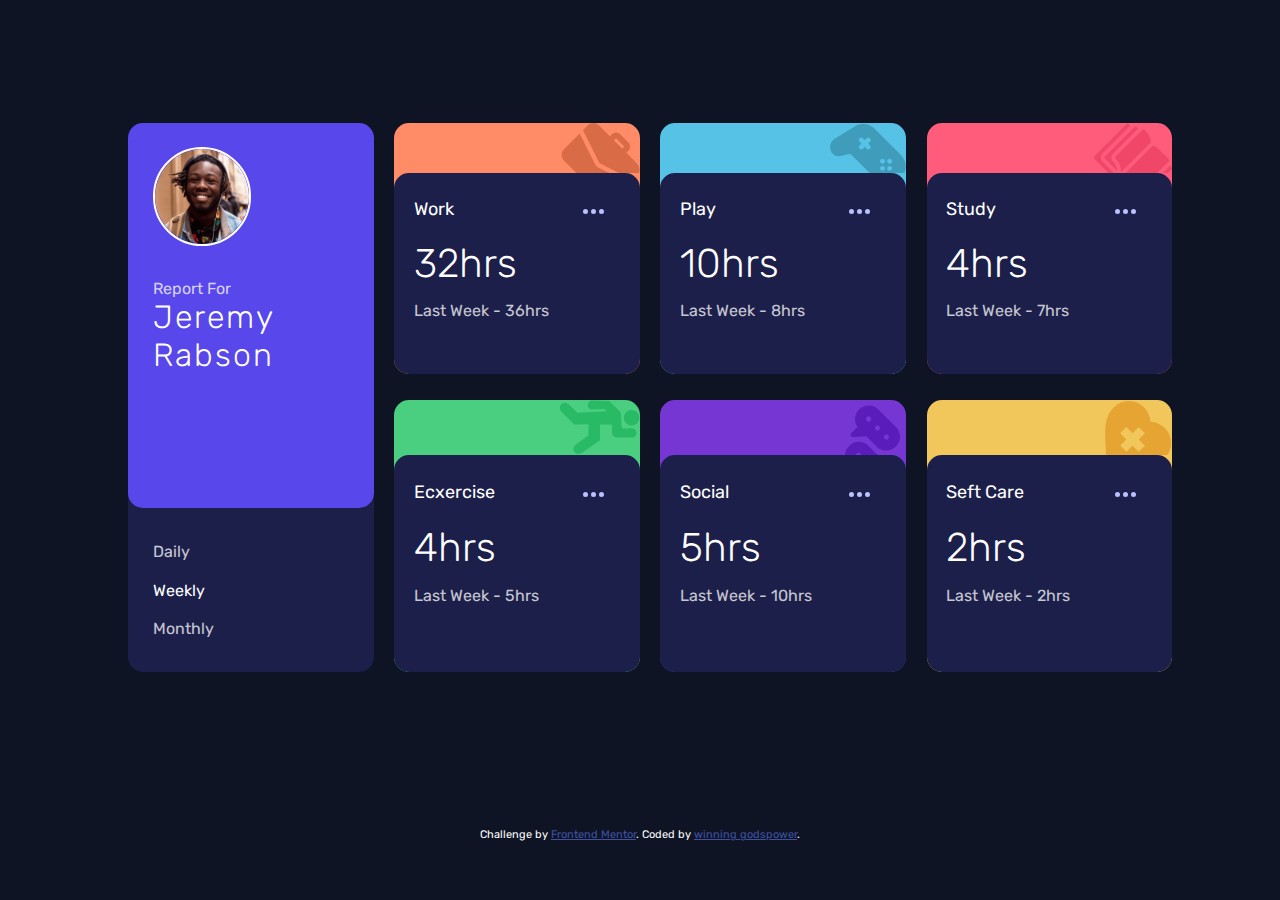
<file: index.html>
<!DOCTYPE html>
<html lang="en">

<head>
  <meta charset="UTF-8">
  <meta name="viewport" content="width=device-width, initial-scale=1.0">
  <!-- displays site properly based on user's device -->

  <link rel="icon" type="image/png" sizes="32x32" href="./images/favicon-32x32.png">
  <link rel="stylesheet" href="./main.css">

  <title>Frontend Mentor | Time tracking dashboard</title>

  <!-- Feel free to remove these styles or customise in your own stylesheet 👍 -->

</head>

<body>

  <div class="container">
    <div class="profile">
      <div class="firstdiv">
        <img src="./images/image-jeremy.png" alt="">
        <span>Report For</span>
        <h1>Jeremy Rabson</h1>
      </div>
      <div class="lastdiv">
        <span id="daily" class="btn">Daily</span>
        <span id="weekly" class="btn">Weekly</span>
        <span id="monthly" class="btn">Monthly</span>
      </div>
    </div>
    <div class="card work">
      <div class="icon">
        <img src="./images/icon-work.svg" alt="">
      </div>
      <div>
        <div class="header">
          <span class="title">Work</span>
          <div class="icon"><img src="./images/icon-ellipsis.svg" alt=""></div>
        </div>
        <h2>32hrs</h2>
        <span class="last">Last Week - 36hrs</span>
      </div>  
    </div>
    <div class="card play">
      <div class="icon">
        <img src="./images/icon-play.svg" alt="">
      </div>
      <div>
        <div class="header">
          <span class="title">Play</span>
          <div class="icon"><img src="./images/icon-ellipsis.svg" alt=""></div>
        </div>
        <h2>10hrs</h2>
        <span class="last">Last Week - 8hrs</span>
      </div>
    </div>
    <div class="card study">
      <div class="icon">
        <img src="./images/icon-study.svg" alt="">
      </div>
      <div>
        <div class="header">
          <span class="title">Study</span>
          <div class="icon"><img src="./images/icon-ellipsis.svg" alt=""></div>
        </div>
        <h2>4hrs</h2>
        <span class="last">Last Week - 7hrs</span>
      </div>
    </div>
    <div class="card excercise">
      <div class="icon">
        <img src="./images/icon-exercise.svg" alt="">
      </div>
      <div>
        <div class="header">
          <span class="title">Ecxercise</span>
          <div class="icon"><img src="./images/icon-ellipsis.svg" alt=""></div>
        </div>
        <h2>4hrs</h2>
        <span class="last">Last Week - 5hrs</span>
      </div>
    </div>
    <div class="card social">
      <div class="icon">
        <img src="./images/icon-social.svg" alt="">
      </div>
      <div>
        <div class="header">
          <span class="title">Social</span>
          <div class="icon"><img src="./images/icon-ellipsis.svg" alt=""></div>
        </div>
        <h2>5hrs</h2>
        <span class="last">Last Week - 10hrs</span>
      </div>
    </div>
    <div class="card self-care">
      <div class="icon">
        <img src="./images/icon-self-care.svg" alt="">
      </div>
      <div>
        <div class="header">
          <span class="title">Seft Care</span>
          <div class="icon"><img src="./images/icon-ellipsis.svg" alt=""></div>
        </div>
        <h2>2hrs</h2>
        <span class="last">Last Week - 2hrs</span>
      </div>
    </div>
  </div>
  <script src="./main.js"></script> 
  <div class="attribution">
    Challenge by <a href="https://www.frontendmentor.io?ref=challenge" target="_blank">Frontend Mentor</a>.
    Coded by <a href="http://github.com/winninggodspower">winning godspower</a>.
  </div>
</body>

</html>
</file>
<file: main.css>
@import url('https://fonts.googleapis.com/css2?family=Manrope:wght@800&family=Rubik&display=swap');

html{
    font-family: 'Manrope', sans-serif;
    font-family: 'Rubik', sans-serif;
    color: white;
}

*{
    padding: 0px;
    margin: 0px;
    box-sizing: border-box;
}

body{
    display: grid;
    align-items: center;
    height: 100vh;
    background-color: hsl(226, 43%, 10%);
}

.attribution { font-size: 11px; text-align: center; }
.attribution a { color: hsl(228, 45%, 44%); }

div.container{
    margin: 5% 10%;
    display: grid;
    grid-template-columns: repeat(4, 24%);
    grid-column-gap: 2%;
    grid-row-gap: 5%;
}

div.profile{
    grid-row: 1/3;
    border-radius: 15px;
    background-color: hsl(235, 46%, 20%);
}

div.profile div:nth-child(1){
    padding: 10% !important;
    background-color: hsl(246, 80%, 60%);
    border-radius: 15px;
    height: 70%;
}

div.profile div:nth-child(2){
    padding: 10% !important;
    height: 30%;
}

div.profile div:nth-child(1) img{
    width: 50%;
    border-radius: 50%;
    border: 2px solid white;
}

div.profile div:nth-child(1) span{
    margin-top: 15%;
    display: block;
    opacity: 75%;
}

div.profile div:nth-child(1) h1{
    font-size: 2em;
    font-weight: lighter;
    letter-spacing: .1ch;
}

div.profile div:nth-child(2){
    display: flex;
    flex-direction: column;
    justify-content: space-around;
} 

div.profile div:nth-child(2) span{
    opacity: 75%;
    cursor: pointer;
}
div.profile div:nth-child(2) span:hover{
    opacity: 100%;
}

/* styling for the cards */
div.card{
    border-radius: 15px;
}
div.card div:nth-child(1){
    height: 20%;
    overflow: hidden;
}
div.card div:nth-child(1) img{
    float: right;
}

div.card div:nth-child(2){
    background-color: hsl(235, 46%, 20%);
    border-radius: 15px;
    height: 80%;
    padding: 8%;
}
/* - Desaturated blue: hsl(235, 45%, 61%)
- Pale Blue: hsl(236, 100%, 87%) */

div.card div:nth-child(2):hover{
    background-color: hsl(235, 45%, 61%);
}

div.card div:nth-child(2) .title{
    font-size: 18px;
}

.header{
    display: flex;
    align-items: center;
    justify-content: space-between;
}

div.card h2{
    font-size: 2.5em;
    font-weight: lighter;
    margin: 7% auto;
}


span.last{
    opacity: 75% !important;
}

div.work{
    background-color: hsl(15, 100%, 70%);
}
div.play{
    background-color: hsl(195, 74%, 62%);
}
div.study{
    background-color: hsl(348, 100%, 68%);
}

div.excercise{
    background-color: hsl(145, 58%, 55%);
}

div.social{
    background-color: hsl(264, 64%, 52%);
}
div.self-care{
    background-color: hsl(43, 84%, 65%);
}

.active{
    opacity: 1 !important;
}

@media (max-width: 400px) {
    div.container{
        grid-template-columns: 100%;
        grid-row-gap: 2%;
    }
    h1{
        margin-bottom: 10%;
    }
    div.profile{
        grid-row: 1/2;
    }
    div.profile div:nth-child(2){
        flex-direction: row;
    }
}
</file>
